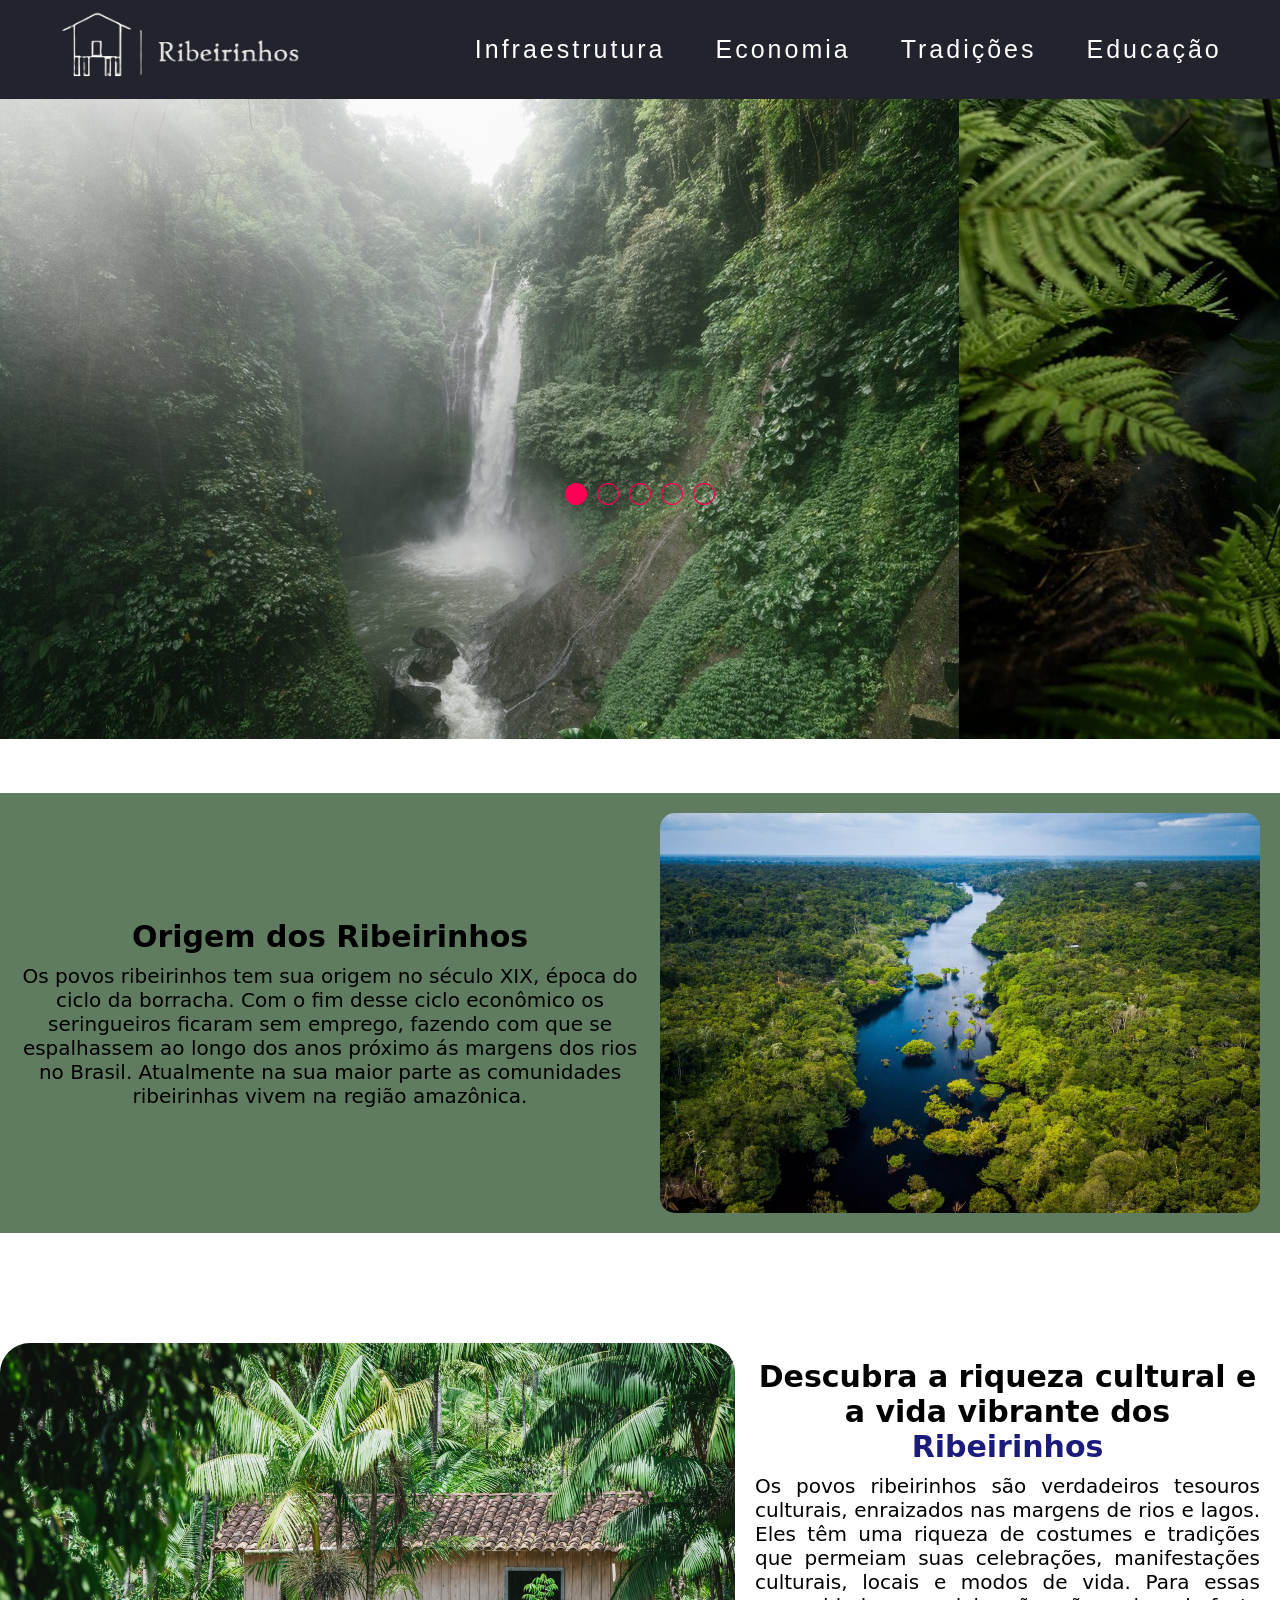
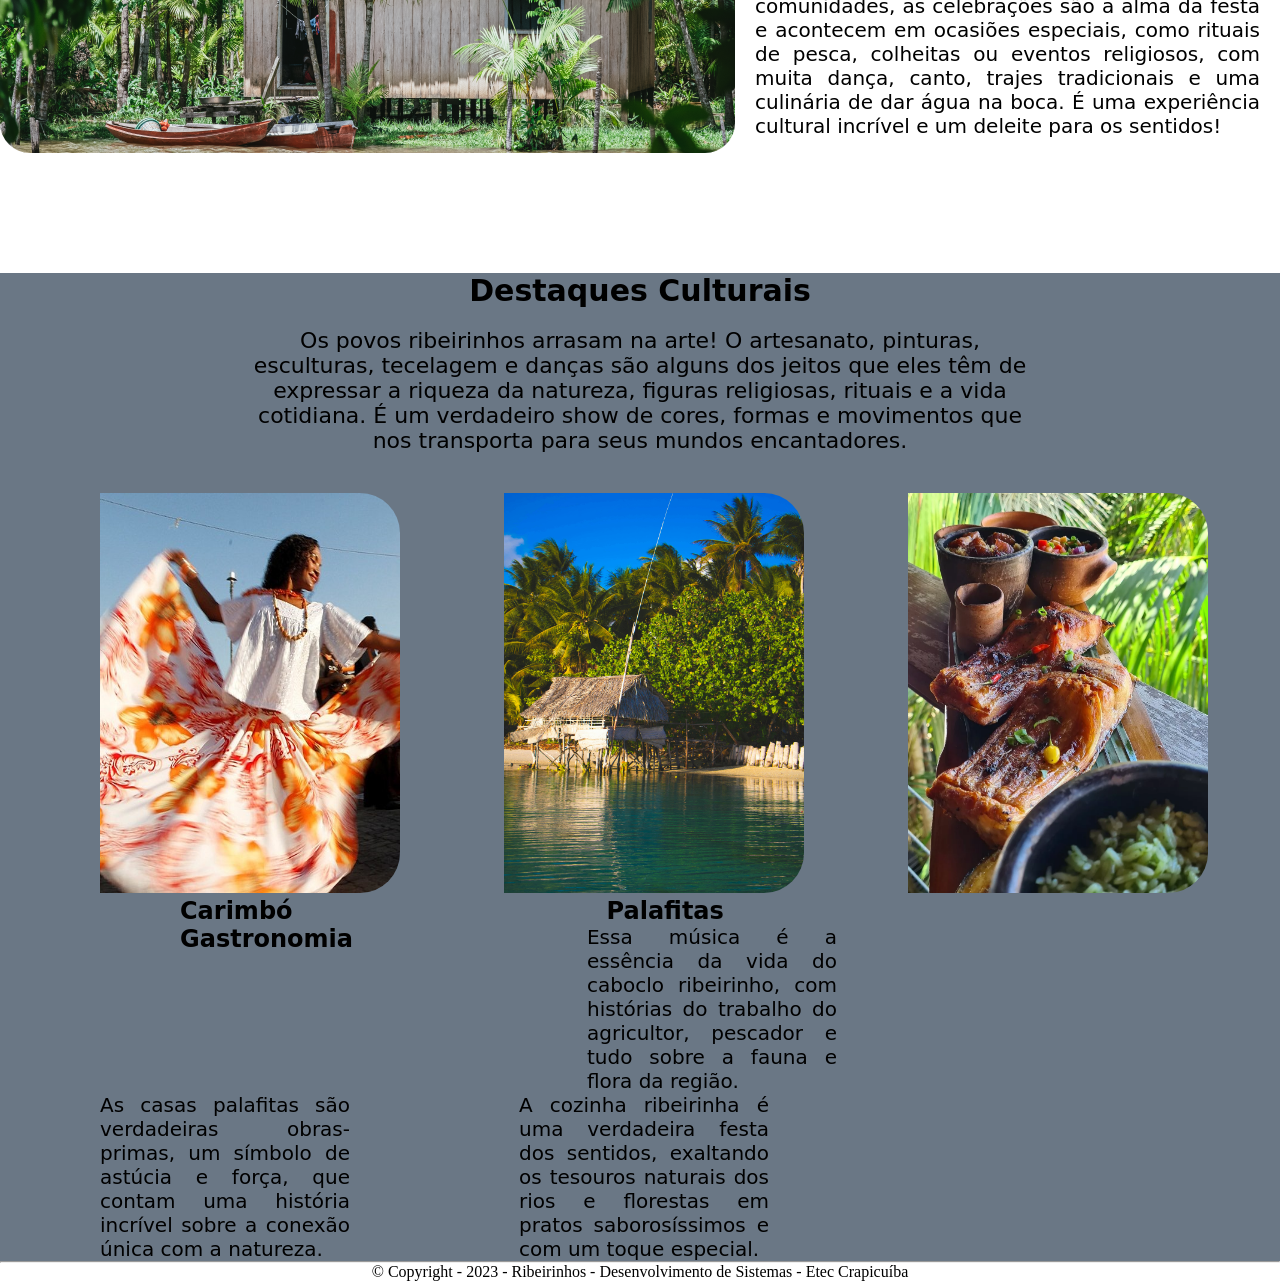
<file: index.html>
<!DOCTYPE html>
<html lang="pt-br">
  <head>
    <meta charset="UTF-8" />
    <meta http-equiv="X-UA-Compatible" content="IE=edge" />
    <meta name="viewport" content="width=device-width, initial-scale=1.0" />
    <title>Navbar</title>
    <link rel="stylesheet" href="Ribeirinho.css" />
  </head>

  <body>
    <header>
      <nav>
        <div class="logotipo">
          <a href="Ribeirinho.html"><img src="img/logosite.png" alt="logo do site" class="logo">
          
            </a>
         </div>

        <div class="mobile-menu">
          <div class="line1"></div>
          <div class="line2"></div>
          <div class="line3"></div>
        </div>

        <ul class="nav-list">
          <li><a href="Infraestrutura.html">Infraestrutura</a></li>
          <li><a href="Economia.html">Economia</a></li>
          <li><a href="Tradições.html">Tradições</a></li>
          <li><a href="Educação.html">Educação</a></li>
        </ul>

      </nav>
    </header>

    <!--FIM DA BARRA DE NAVEGAÇÃO-->

    <!--COMEÇO DO SLIDER-->

    <section class="slider">
      <div class="slider-content">

      <input type="radio" name="btn-radio" id="radio1">
      <input type="radio" name="btn-radio" id="radio2">
      <input type="radio" name="btn-radio" id="radio3">
      <input type="radio" name="btn-radio" id="radio4">
      <input type="radio" name="btn-radio" id="radio5"> 

      <div class="slider-box primeiro">
        <img class ="img-desktop" src="img/img1.jpg" alt="slide 1">
        <img class ="img-mobile" src="img/img-mobile1.jpg" alt="slide 1">
      </div>

      <div class="slider-box">
        <img class ="img-desktop" src="img/img2.jpg" alt="slide 2">
        <img class ="img-mobile" src="img/img-mobile2.jpg" alt="slide 2">
      </div>

      <div class="slider-box">
        <img class ="img-desktop" src="img/img3.jpg" alt="slide 3">
        <img class ="img-mobile" src="img/img-mobile3.jpg" alt="slide 3">
      </div>

      <div class="slider-box">
        <img class ="img-desktop" src="img/img4.jpg" alt="slide 4">
        <img class ="img-mobile" src="img/img-mobile4.jpg" alt="slide 4">
      </div>

      <div class="slider-box">
        <img class ="img-desktop" src="img/img5.jpg" alt="slide 5">
        <img class ="img-mobile" src="img/img-mobile5.jpg" alt="slide 5">
      </div>

      <div class="nav-auto">
        <div class="auto-btn1"></div>
        <div class="auto-btn2"></div>
        <div class="auto-btn3"></div>
        <div class="auto-btn4"></div>
        <div class="auto-btn5"></div>
      </div>

      <div class="nav-manual">
        <label for="radio1" class="manual-btn"></label>
        <label for="radio2" class="manual-btn"></label>
        <label for="radio3" class="manual-btn"></label>
        <label for="radio4" class="manual-btn"></label>
        <label for="radio5" class="manual-btn"></label>
      </div>
    </diV>
  </section>
    <!--FIM DO SLIDER-->
  <div id="parte1">
    <div id="tth1"><h2 id="h2parte1">Origem dos Ribeirinhos</h2>
    <p id="textoparte1">Os povos ribeirinhos tem sua origem no século XIX, época do ciclo da borracha. Com o fim desse ciclo econômico os seringueiros ficaram sem emprego, fazendo com que se espalhassem ao longo dos anos próximo ás margens dos rios no Brasil. Atualmente na sua maior parte as comunidades ribeirinhas  vivem na região amazônica.</p></div>
    <img src="img/homeparte1.jpg" id="hparte1" alt="imagem da amazônia" width="100" height="100">
  </div>
  <div id="parte2">
    <img src="img/homeparte2.png" id="hparte2" alt="casa ribeirinha">
    <div id="tth2"><h2 id="h2parte2">Descubra a riqueza cultural e a vida vibrante dos <span class="destaque">Ribeirinhos</span></h2>
      <p id="textoparte2">Os povos ribeirinhos são verdadeiros tesouros culturais, enraizados nas margens de rios e lagos. Eles têm uma riqueza de costumes e tradições que permeiam suas celebrações, manifestações culturais, locais e modos de vida. Para essas comunidades, as celebrações são a alma da festa e acontecem em ocasiões especiais, como rituais de pesca, colheitas ou eventos religiosos, com muita dança, canto, trajes tradicionais e uma culinária de dar água na boca. É uma experiência cultural incrível e um deleite para os sentidos!</p></div> 
  </div>
  <div id="parte3">
    <div id="tth3"><h2 id="h2parte3">Destaques Culturais</h2>
    <p id="textoparte3">Os povos ribeirinhos arrasam na arte! O artesanato, pinturas, esculturas, tecelagem e danças são alguns dos jeitos que eles têm de expressar a riqueza da natureza, figuras religiosas, rituais e a vida cotidiana. É um verdadeiro show de cores, formas e movimentos que nos transporta para seus mundos encantadores.</p>
    </div>
    <div id="imgh">
    <img src="img/carimbó.jpg" alt="Carimbó - Dança Ribeirinha" class="imghc" >
    <img src="img/pexels-cruise-tiim-6268025 (1).jpg" alt="Casa Ribeirinha" class="imghc">
    <img src="img/Comida.png" alt="Comida Ribeirinha" class="imghc">
    </div>
    <h2 class="h2h">Carimbó</h2>
    <h2 class="h2h">Palafitas</h2>
    <h2 class="h2h">Gastronomia</h2>
    <p class="th">Essa música é a essência da vida do caboclo ribeirinho, com histórias do trabalho do agricultor, pescador e tudo sobre a fauna e flora da região.</p>
    <p class="th">As casas palafitas são verdadeiras obras-primas, um símbolo de astúcia e força, que contam uma história incrível sobre a conexão única com a natureza.</p>
    <p class="th">A cozinha ribeirinha é uma verdadeira festa dos sentidos, exaltando os tesouros naturais dos rios e florestas em pratos saborosíssimos e com um toque especial.</p>
    </div>
    <footer>
      <hr>
      <center>&copy; Copyright - 2023 - Ribeirinhos - Desenvolvimento de Sistemas - Etec Crapicuíba</center>
   </footer>
    <script src="index.js"></script>
  </body>
</file>
<file: Ribeirinho.css>
/* COMEÇO DO STYLE TITULO DA PÁGINA */

* {
    margin: 0;
    padding: 0;
  }

  .logotipos {
    display: flex;
    align-items: center;
    justify-content: space-between;
    position: relative;
    z-index: 1;
    }

  .logo {
    max-width: 250px;
    padding: 0px;
    margin-left: auto; 
    align-items: right; 
   }

  
  a {
    color: #fff;
    text-decoration: none;
    transition: 0.3s;
    font-size: 25px;
  }
  
  a:hover {
    opacity: 0.7;
  }
  
  .logo {
    font-size: 24px;
    text-transform: uppercase;
    letter-spacing: 4px;
  }
  
  nav {
    display: flex;
    justify-content: space-around;
    align-items: center;
    font-family: sans-serif;
    background: #23232e;
    height: 11vh;
  }
  
  
  .nav-list {
    list-style: none;
    display: flex;
  }
  
  .nav-list li {
    letter-spacing: 3px;
    margin-left: 50px;
    font-size: 20 px;
  }
  
  .mobile-menu {
    display: none;
    cursor: pointer;
  }
  
  .mobile-menu div {
    width: 32px;
    height: 2px;
    background: #fff;
    margin: 8px;
    transition: 0.3s;
  }
  
  @media (max-width: 999px) {
    body {
      overflow-x: hidden;
    }
    .nav-list {
      position: absolute;
      top: 8vh;
      right: 0;
      width: 50vw;
      height: 92vh;
      background: #23232e;
      flex-direction: column;
      align-items: center;
      justify-content: space-around;
      transform: translateX(100%);
      transition: transform 0.3s ease-in;
    }
    .nav-list li {
      margin-left: 0;
      opacity: 0;
    }
    .mobile-menu {
      display: block;
    }
  }
  
  .nav-list.active {
    transform: translateX(0);
  }
  
  @keyframes navLinkFade {
    from {
      opacity: 0;
      transform: translateX(50px);
    }
    to {
      opacity: 1;
      transform: translateX(0);
    }
  }
  
  .mobile-menu.active .line1 {
    transform: rotate(-45deg) translate(-8px, 8px);
  }
  
  .mobile-menu.active .line2 {
    opacity: 0;
  }
  
  .mobile-menu.active .line3 {
    transform: rotate(45deg) translate(-5px, -7px);
  }

 /* FIM DO STYLE TITULO DA PÁGINA */

 /* COMEÇO DO STYLE DO SLIDER DA PÁGINA */

 section.slider{
  margin: 0 auto;
  width: 100%;
  height: auto;
  padding: 0 !important;
  overflow: hidden;
}

.slider-content{
  width: 400%;
  height: auto;
  display: flex;
}

.slider-content input, .img-mobile{
  display: none;
}

.slide-box{
  width: 25%;
  height: auto;
  position: relative;
  text-align: center;
  transition: 1s;
}

.slide-box img{
  width: 100%;
}



.nav-manual, .nav-auto{
  position: absolute;
  width: 100%;
  margin-top: 30%;
  display: flex;
  justify-content: center;
}

.nav-manual .manual-btn, .nav-auto div{
  border: 1px solid #ff0054;
  padding: 10px;
  border-radius: 50%;
  cursor: pointer;
  transition: 1s;
}

.nav-manual .manual-btn:not(:last-child), .nav-auto div:not(:last-child){
  margin-right: 10px;
}

.nav-manual .manual-btn:hover{
  background-color: #ff0054;
}

#radio1:checked ~ .nav-auto .auto-btn1, #radio2:checked ~ .nav-auto .auto-btn2, #radio3:checked ~ .nav-auto .auto-btn3, #radio4:checked ~ .nav-auto .auto-btn4, #radio5:checked ~ .nav-auto .auto-btn5{
  background-color: #ff0054;
}

#radio1:checked ~ .primeiro{
  margin-left: 0%;
}

#radio2:checked ~ .primeiro{
  margin-left: -25%;
}

#radio3:checked ~ .primeiro{
  margin-left: -50%;
}

#radio4:checked ~ .primeiro{
  margin-left: -75%;
}

#radio5:checked ~ .primeiro{
  margin-left: -100%;
}

@media screen and (max-width: 999px) {
  .img-desktop{
      display: none;
  }

  .img-mobile{
      display: block;
  }

  .nav-auto, .nav-manual{
      margin-top: 92%;
  }
}

  /* FIM DO STYLE DO SLIDER DA PÁGINA */

  /*CONTEÚDO HOMEPAGE*/

  
  #parte1 {
    background-color: rgb(96, 124, 96);
    margin-top: 50px;
    padding: 20px;
    display: flex;
    align-items: center; /* Centraliza verticalmente os itens */
  }
  
  #h2parte1 {
    margin-bottom: 10px; /* Adiciona um espaçamento entre o título e o texto */
    font-size: 30px;
    font-family: system-ui, -apple-system, BlinkMacSystemFont, 'Segoe UI', Roboto, Oxygen, Ubuntu, Cantarell, 'Open Sans', 'Helvetica Neue', sans-serif;
  }
  
  #textoparte1 {
    flex: 1; /* Faz com que o texto ocupe o espaço disponível à esquerda */
    font-size: 20px;
    font-family: system-ui, -apple-system, BlinkMacSystemFont, 'Segoe UI', Roboto, Oxygen, Ubuntu, Cantarell, 'Open Sans', 'Helvetica Neue', sans-serif;
  }
  
  #hparte1 {
    width: 600px; /* Ajuste a largura conforme necessário */
    height: auto; /* Mantém a proporção da imagem */
    margin-left: 20px; /* Espaçamento entre o texto e a imagem */
    border-radius: 15px;
  }
  #tth1{
    display: flex;
    flex-direction: column;
    align-items: center; 
    text-align: center;
  }


  #parte2{
  margin-top: 110px;

  display: flex;
  align-items: center; /* Centraliza verticalmente os itens */
  background-color: #ffffff
  }
  #h2parte2 {
    margin-bottom: 10px; /* Adiciona um espaçamento entre o título e o texto */
    font-size: 30px;
    font-family: system-ui, -apple-system, BlinkMacSystemFont, 'Segoe UI', Roboto, Oxygen, Ubuntu, Cantarell, 'Open Sans', 'Helvetica Neue', sans-serif;
    text-align: center;
   }
  
  #textoparte2 {
    font-size: 20px;
    font-family: system-ui, -apple-system, BlinkMacSystemFont, 'Segoe UI', Roboto, Oxygen, Ubuntu, Cantarell, 'Open Sans', 'Helvetica Neue', sans-serif;
    text-align: justify;
  }
  #hparte2{
    border-radius: 30px;
  }
  #tth2{
    display: flex;
    flex-direction: column;
    align-items: center; 
    padding-left: 20px;
    padding-right: 20px;
  }
  .destaque{
    color:#1b1b7c ;
  }
  
  #parte3{
    background-color: rgb(106, 119, 133);
    margin-top: 120px;
    }
  #tth3{
    align-items: center;
    display: flex;
    flex-direction: column;
  }
  
  
  #h2parte3 {
    margin-bottom: 20px; /* Adiciona um espaçamento entre o título e o texto */
    font-size: 30px;
    font-family: system-ui, -apple-system, BlinkMacSystemFont, 'Segoe UI', Roboto, Oxygen, Ubuntu, Cantarell, 'Open Sans', 'Helvetica Neue', sans-serif;
   
  }
  
  #textoparte3 {
    font-size: 22px;
    font-family: system-ui, -apple-system, BlinkMacSystemFont, 'Segoe UI', Roboto, Oxygen, Ubuntu, Cantarell, 'Open Sans', 'Helvetica Neue', sans-serif;
    padding-left: 250px;
    padding-right: 250px;
    text-align: center;
  }
  .imghc{
  width: 300px;
  height: 400px;
  border-radius: 40px;
  padding-left: 100px;
  margin-top: 40px
  }
  .h2h{
    display: inline-block;
    margin-right: 130px; 
    font-family: system-ui, -apple-system, BlinkMacSystemFont, 'Segoe UI', Roboto, Oxygen, Ubuntu, Cantarell, 'Open Sans', 'Helvetica Neue', sans-serif;
    margin-left: 180px;
  }
  .th {
    display: inline-block;
    width: 250px; /* Ajuste a largura conforme necessário */
    vertical-align: top; /* Alinha os elementos no topo */
    font-family: system-ui, -apple-system, BlinkMacSystemFont, 'Segoe UI', Roboto, Oxygen, Ubuntu, Cantarell, 'Open Sans', 'Helvetica Neue', sans-serif;
    text-align: justify;
    margin-right: 65px; /* Espaço entre os textos, ajuste conforme necessário */
    margin-left: 100px;
    font-size: 20px;
  }
</file>
